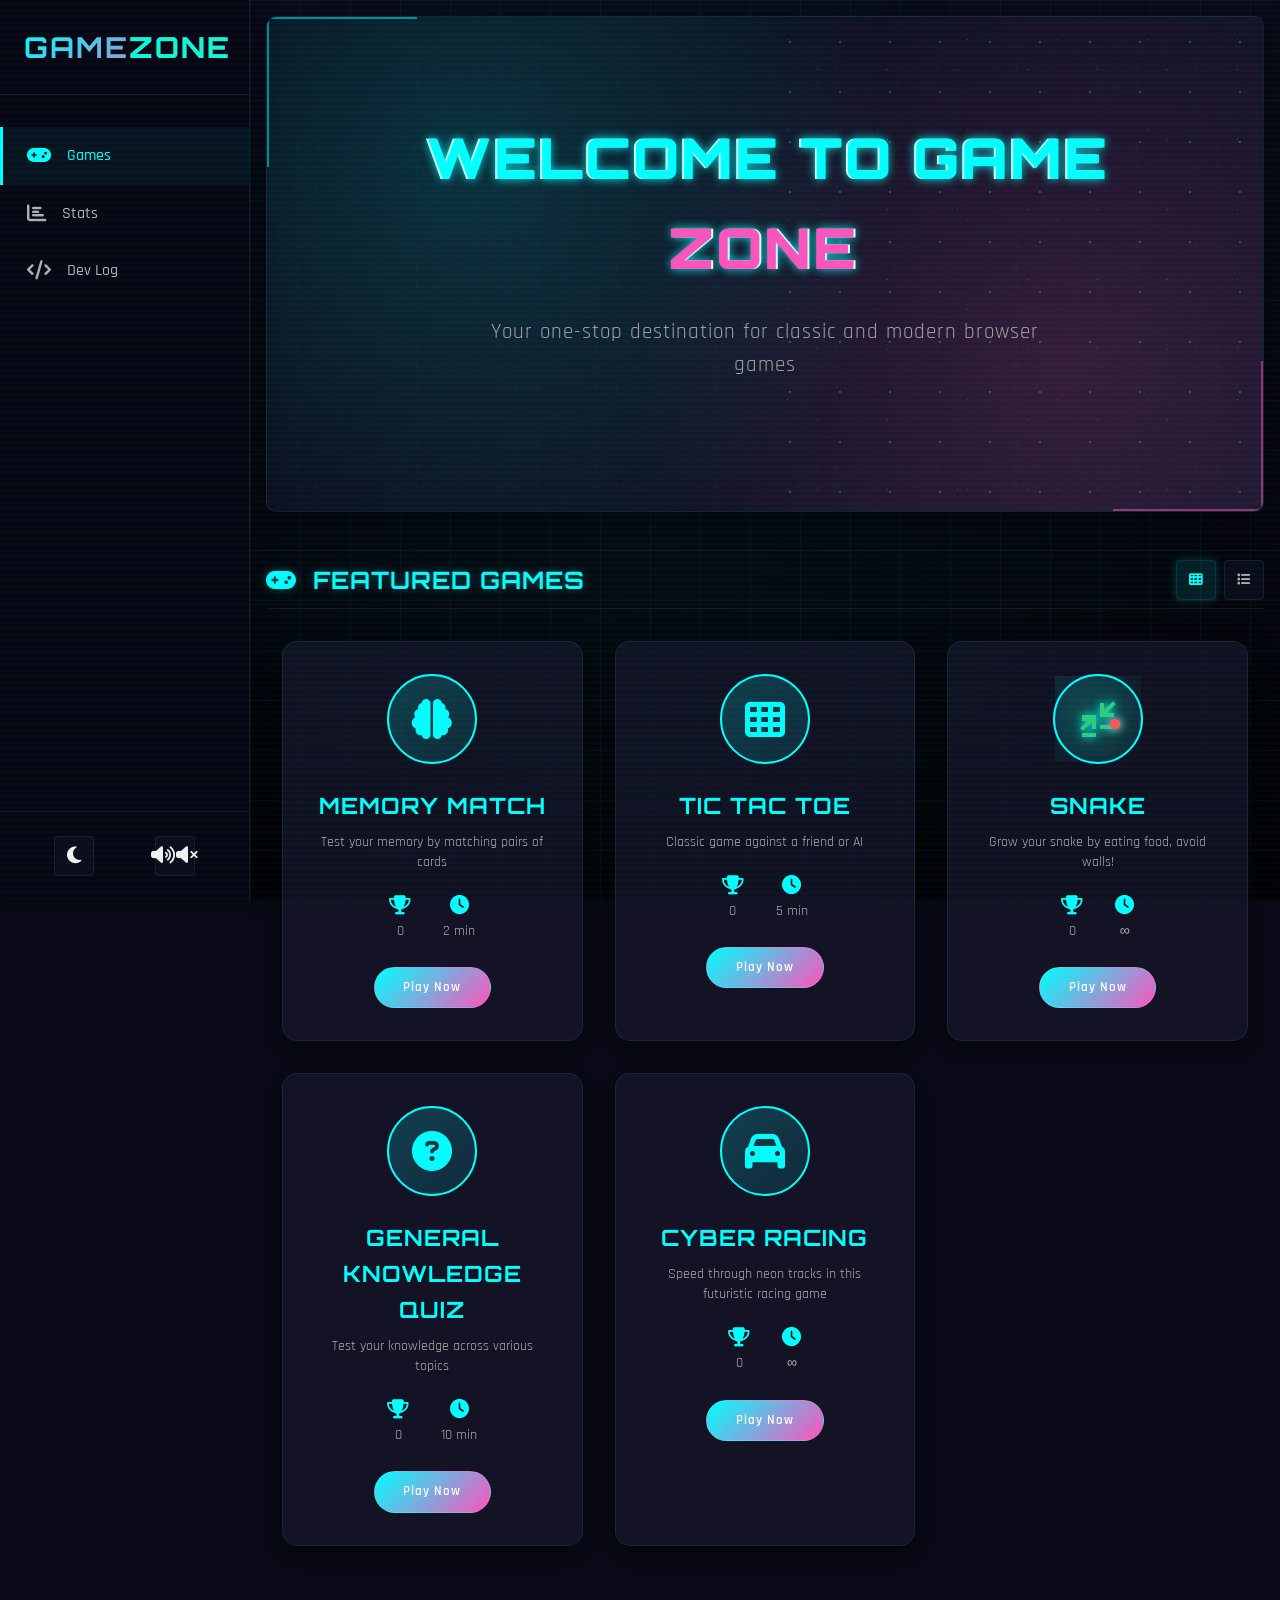
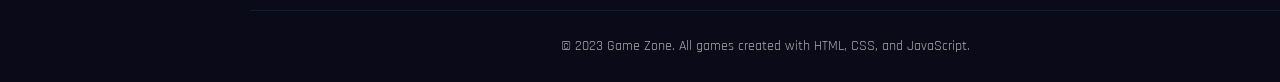
<file: index.html>
<!DOCTYPE html>
<html lang="en">
<head>
    <meta charset="UTF-8">
    <meta name="viewport" content="width=device-width, initial-scale=1.0">
    <title>Cyber Game Zone - Multiple Games in One Place</title>
    <link rel="stylesheet" href="css/style.css">
    <link rel="stylesheet" href="css/navbar.css">
    <link rel="stylesheet" href="css/home.css">
    <link rel="stylesheet" href="https://fonts.googleapis.com/css2?family=Orbitron:wght@400;500;700;900&family=Rajdhani:wght@300;400;500;600;700&display=swap">
    <link rel="stylesheet" href="https://cdnjs.cloudflare.com/ajax/libs/font-awesome/6.4.0/css/all.min.css">
</head>
<body>
    <div class="page-container">
        <!-- Side Navigation -->
        <nav class="sidenav">
            <div class="logo">
                <h1>Game<span>Zone</span></h1>
            </div>
            <div class="nav-links">
                <a href="#" class="nav-item active" data-section="games">
                    <i class="fas fa-gamepad"></i>
                    <span>Games</span>
                </a>
                <a href="#" class="nav-item" data-section="stats">
                    <i class="fas fa-chart-bar"></i>
                    <span>Stats</span>
                </a>
                <a href="#" class="nav-item" data-section="dev">
                    <i class="fas fa-code"></i>
                    <span>Dev Log</span>
                </a>
            </div>
            <div class="nav-footer">
                <div class="theme-toggle">
                    <button id="theme-btn" aria-label="Toggle dark/light mode">
                        <i class="fas fa-sun sun-icon"></i>
                        <i class="fas fa-moon moon-icon"></i>
                    </button>
                </div>
                <div class="sound-toggle">
                    <button id="sound-btn" aria-label="Toggle sound effects">
                        <i class="fas fa-volume-up sound-on"></i>
                        <i class="fas fa-volume-mute sound-off"></i>
                    </button>
                </div>
            </div>
        </nav>

        <!-- Mobile Header -->
        <header class="mobile-header">
            <button class="menu-toggle" aria-label="Toggle menu">
                <i class="fas fa-bars"></i>
            </button>
            <div class="logo">
                <h1>Game<span>Zone</span></h1>
            </div>
            <div class="mobile-controls">
                <button id="mobile-theme-btn" aria-label="Toggle dark/light mode">
                    <i class="fas fa-sun sun-icon"></i>
                    <i class="fas fa-moon moon-icon"></i>
                </button>
                <button id="mobile-sound-btn" aria-label="Toggle sound effects">
                    <i class="fas fa-volume-up sound-on"></i>
                    <i class="fas fa-volume-mute sound-off"></i>
                </button>
            </div>
        </header>

        <!-- Main Content -->
        <main>
            <div class="glitch-lines"></div>
            
            <!-- Hero Section -->
            <section class="hero">
                <div class="hero-content">
                    <h1 class="hero-title glitch-text" data-text="Welcome to Game Zone">Welcome to Game Zone</h1>
                    <p class="hero-subtitle">Your one-stop destination for classic and modern browser games</p>
                </div>
                <div class="hero-particles"></div>
                <div class="cyber-lines top-left"></div>
                <div class="cyber-lines bottom-right"></div>
                <div class="data-stream top"></div>
                <div class="data-stream bottom"></div>
                <div class="circuit-overlay"></div>
            </section>

            <!-- Games Section -->
            <section id="games-section" class="content-section active">
                <div class="section-header">
                    <h2><i class="fas fa-gamepad"></i> Featured Games</h2>
                    <div class="grid-view-toggle">
                        <button class="grid-toggle active" data-view="grid"><i class="fas fa-th"></i></button>
                        <button class="grid-toggle" data-view="list"><i class="fas fa-list"></i></button>
                    </div>
                </div>

                <div class="games-grid">
                    <div class="game-card" data-game="memory">
                        <div class="game-card-inner">
                            <div class="game-icon"><i class="fas fa-brain"></i></div>
                            <h3>Memory Match</h3>
                            <p>Test your memory by matching pairs of cards</p>
                            <div class="game-stats">
                                <div class="stat">
                                    <i class="fas fa-trophy"></i>
                                    <span id="memory-highscore">0</span>
                                </div>
                                <div class="stat">
                                    <i class="fas fa-clock"></i>
                                    <span>2 min</span>
                                </div>
                            </div>
                            <button class="play-btn">Play Now</button>
                        </div>
                    </div>
                    
                    <div class="game-card" data-game="tictactoe">
                        <div class="game-card-inner">
                            <div class="game-icon"><i class="fas fa-th"></i></div>
                            <h3>Tic Tac Toe</h3>
                            <p>Classic game against a friend or AI</p>
                            <div class="game-stats">
                                <div class="stat">
                                    <i class="fas fa-trophy"></i>
                                    <span id="tictactoe-highscore">0</span>
                                </div>
                                <div class="stat">
                                    <i class="fas fa-clock"></i>
                                    <span>5 min</span>
                                </div>
                            </div>
                            <button class="play-btn">Play Now</button>
                        </div>
                    </div>
                    
                    <div class="game-card" data-game="snake">
                        <div class="game-card-inner">
                            <div class="game-icon snake-icon">
                                <svg viewBox="0 0 24 24" width="48" height="48" fill="currentColor">
                                    <path d="M19.5,3.09L15,7.59V4H13V11H20V9H16.41L20.91,4.5L19.5,3.09M4,13H6.58L3.05,16.5L4.46,17.91L9,13.41V17H11V10H4V13M20,15H13V17H20V15M11,19H4V21H11V19Z"/>
                                </svg>
                                <div class="food-icon">
                                    <svg viewBox="0 0 24 24" width="16" height="16" fill="#ff5252">
                                        <circle cx="12" cy="12" r="8"/>
                                    </svg>
                                </div>
                            </div>
                            <h3>Snake</h3>
                            <p>Grow your snake by eating food, avoid walls!</p>
                            <div class="game-stats">
                                <div class="stat">
                                    <i class="fas fa-trophy"></i>
                                    <span id="snake-highscore">0</span>
                                </div>
                                <div class="stat">
                                    <i class="fas fa-clock"></i>
                                    <span>∞</span>
                                </div>
                            </div>
                            <button class="play-btn">Play Now</button>
                        </div>
                    </div>
                    
                    <div class="game-card" data-game="quiz">
                        <div class="game-card-inner">
                            <div class="game-icon"><i class="fas fa-question-circle"></i></div>
                            <h3>General Knowledge Quiz</h3>
                            <p>Test your knowledge across various topics</p>
                            <div class="game-stats">
                                <div class="stat">
                                    <i class="fas fa-trophy"></i>
                                    <span id="quiz-highscore">0</span>
                                </div>
                                <div class="stat">
                                    <i class="fas fa-clock"></i>
                                    <span>10 min</span>
                                </div>
                            </div>
                            <button class="play-btn">Play Now</button>
                        </div>
                    </div>

                    <div class="game-card" data-game="racing">
                        <div class="game-card-inner">
                            <div class="game-icon"><i class="fas fa-car"></i></div>
                            <h3>Cyber Racing</h3>
                            <p>Speed through neon tracks in this futuristic racing game</p>
                            <div class="game-stats">
                                <div class="stat">
                                    <i class="fas fa-trophy"></i>
                                    <span id="racing-highscore">0</span>
                                </div>
                                <div class="stat">
                                    <i class="fas fa-clock"></i>
                                    <span>∞</span>
                                </div>
                            </div>
                            <button class="play-btn">Play Now</button>
                        </div>
                    </div>
                </div>
            </section>

            <!-- Stats Section -->
            <section id="stats-section" class="content-section">
                <div class="section-header">
                    <h2><i class="fas fa-chart-bar"></i> Your Statistics</h2>
                </div>
                <div class="stats-dashboard">
                    <div class="stats-card">
                        <h3>Game Activity</h3>
                        <div class="stats-chart">
                            <div class="placeholder-chart">Statistics Dashboard Coming Soon</div>
                        </div>
                    </div>
                    <div class="stats-card">
                        <h3>High Scores</h3>
                        <ul class="highscore-list">
                            <li><span>Memory Match</span> <span id="stats-memory">0</span></li>
                            <li><span>Tic Tac Toe</span> <span id="stats-tictactoe">0</span></li>
                            <li><span>Snake</span> <span id="stats-snake">0</span></li>
                            <li><span>Quiz</span> <span id="stats-quiz">0</span></li>
                            <li><span>Cyber Racing</span> <span id="stats-racing">0</span></li>
                        </ul>
                    </div>
                </div>
            </section>

            <!-- Dev Log Section -->
            <section id="dev-section" class="content-section">
                <div class="section-header">
                    <h2><i class="fas fa-code"></i> Developer Log</h2>
                </div>
                <div class="dev-logs">
                    <div class="log-entry">
                        <div class="log-date">2023-11-15</div>
                        <div class="log-message">
                            <h3>New UI Released</h3>
                            <p>Launched the new cyberpunk-inspired UI with improved performance and responsive design.</p>
                            <div class="log-tags">
                                <span class="tag">UI</span>
                                <span class="tag">Update</span>
                            </div>
                        </div>
                    </div>
                    <div class="log-entry">
                        <div class="log-date">2023-11-01</div>
                        <div class="log-message">
                            <h3>Snake Game Improvements</h3>
                            <p>Added new features to Snake game including speed controls and special food items.</p>
                            <div class="log-tags">
                                <span class="tag">Game</span>
                                <span class="tag">Feature</span>
                            </div>
                        </div>
                    </div>
                </div>
            </section>
        </main>

        <!-- Game Modal -->
        <div id="game-modal" class="modal">
            <div class="modal-content">
                <div class="modal-header">
                    <h2 id="modal-title">Game Title</h2>
                    <button class="close-modal">&times;</button>
                </div>
                <div id="game-container"></div>
            </div>
        </div>
    </div>

    <!-- Footer -->
    <footer>
        <p>&copy; 2023 Game Zone. All games created with HTML, CSS, and JavaScript.</p>
    </footer>

    <script src="js/theme.js"></script>
    <script src="js/sound.js"></script>
    <script src="js/main.js"></script>
</body>
</html>
</file>
<file: css/style.css>
/* Global Styles */
:root {
    /* Cyberpunk theme (default) */
    --primary-color: #0ff;
    --secondary-color: #fe53bb;
    --accent-color: #09fbd3;
    --text-color: #f0f0f0;
    --text-secondary: #b0b0b0;
    --background-color: #0a0a18;
    --card-bg-color: rgba(23, 23, 43, 0.7);
    --card-border: 1px solid rgba(15, 255, 255, 0.1);
    --card-shadow: 0 8px 24px rgba(0, 0, 0, 0.5);
    --card-glow: 0 0 15px rgba(15, 255, 255, 0.1);
    --nav-bg-color: #070714;
    --transition-speed: 0.3s;
    --glass-bg: rgba(15, 15, 30, 0.7);
    --glass-border: 1px solid rgba(15, 255, 255, 0.1);
    --grid-color: rgba(15, 255, 255, 0.05);
    --glow-effect: 0 0 10px rgba(15, 255, 255, 0.5), 0 0 20px rgba(15, 255, 255, 0.2);
}

[data-theme="light"] {
    --primary-color: #0095ff;
    --secondary-color: #ff007a;
    --accent-color: #00c894;
    --text-color: #202030;
    --text-secondary: #404050;
    --background-color: #e8e9f0;
    --card-bg-color: rgba(255, 255, 255, 0.7);
    --card-border: 1px solid rgba(0, 149, 255, 0.1);
    --card-shadow: 0 8px 24px rgba(0, 0, 0, 0.1);
    --card-glow: 0 0 15px rgba(0, 149, 255, 0.1);
    --nav-bg-color: #d0d1e0;
    --glass-bg: rgba(255, 255, 255, 0.7);
    --glass-border: 1px solid rgba(0, 149, 255, 0.1);
    --grid-color: rgba(0, 149, 255, 0.05);
    --glow-effect: 0 0 10px rgba(0, 149, 255, 0.3), 0 0 20px rgba(0, 149, 255, 0.1);
}

* {
    margin: 0;
    padding: 0;
    box-sizing: border-box;
}

body {
    font-family: 'Rajdhani', sans-serif;
    background-color: var(--background-color);
    color: var(--text-color);
    line-height: 1.6;
    transition: background-color var(--transition-speed), color var(--transition-speed);
    min-height: 100vh;
    position: relative;
    overflow-x: hidden;
    background-image: 
        radial-gradient(circle at 50% 50%, rgba(15, 255, 255, 0.03) 0%, transparent 80%),
        linear-gradient(to bottom, transparent 0%, rgba(0, 0, 0, 0.8) 100%);
    background-size: 100% 100%, 100% 100%;
    background-attachment: fixed;
}

/* Grid background effect */
body::before {
    content: '';
    position: fixed;
    top: 0;
    left: 0;
    width: 100%;
    height: 100%;
    pointer-events: none;
    background-image: 
        linear-gradient(to right, var(--grid-color) 1px, transparent 1px),
        linear-gradient(to bottom, var(--grid-color) 1px, transparent 1px);
    background-size: 50px 50px;
    z-index: -1;
}

.page-container {
    display: flex;
    min-height: 100vh;
}

main {
    flex: 1;
    padding: 1rem;
    margin-left: 250px;
    width: calc(100% - 250px);
    position: relative;
    overflow-x: hidden;
}

h1, h2, h3, h4, h5, h6 {
    font-family: 'Orbitron', sans-serif;
    text-transform: uppercase;
    letter-spacing: 1px;
}

a {
    text-decoration: none;
    color: var(--primary-color);
    transition: color 0.2s ease, text-shadow 0.2s ease;
}

a:hover {
    color: var(--secondary-color);
    text-shadow: 0 0 8px rgba(254, 83, 187, 0.6);
}

button {
    cursor: pointer;
    border: none;
    outline: none;
    font-family: 'Rajdhani', sans-serif;
    font-weight: 600;
    letter-spacing: 1px;
    background: transparent;
    color: var(--text-color);
    transition: all 0.3s ease;
}

/* Glitch effect lines */
.glitch-lines {
    position: fixed;
    top: 0;
    left: 0;
    width: 100%;
    height: 100%;
    pointer-events: none;
    z-index: 100;
    opacity: 0.1;
    background: repeating-linear-gradient(
        to bottom,
        transparent 0px,
        transparent 3px,
        rgba(15, 255, 255, 0.2) 3px,
        rgba(15, 255, 255, 0.2) 6px
    );
    animation: glitch-animation 10s infinite linear alternate;
    display: none;
}

[data-theme="dark"] .glitch-lines {
    display: block;
}

@keyframes glitch-animation {
    0%, 100% { opacity: 0; }
    92%, 96% { opacity: 0.1; transform: translate3d(0, 0, 0); }
    93% { opacity: 0.1; transform: translate3d(3px, 0, 0); }
    94% { opacity: 0.1; transform: translate3d(-3px, 0, 0); }
    95% { opacity: 0.1; transform: translate3d(0, 0, 0); }
}

/* Section styling */
.content-section {
    display: none;
    margin-bottom: 3rem;
}

.content-section.active {
    display: block;
    animation: fadeIn 0.5s ease-in-out;
}

@keyframes fadeIn {
    from { opacity: 0; transform: translateY(10px); }
    to { opacity: 1; transform: translateY(0); }
}

.section-header {
    display: flex;
    justify-content: space-between;
    align-items: center;
    margin-bottom: 2rem;
    padding-bottom: 0.5rem;
    border-bottom: 1px solid rgba(15, 255, 255, 0.1);
}

.section-header h2 {
    font-size: 1.5rem;
    color: var(--primary-color);
    text-shadow: 0 0 10px rgba(15, 255, 255, 0.3);
}

.section-header h2 i {
    margin-right: 0.5rem;
}

/* Grid view toggle */
.grid-view-toggle {
    display: flex;
}

.grid-toggle {
    width: 40px;
    height: 40px;
    display: flex;
    align-items: center;
    justify-content: center;
    background-color: var(--glass-bg);
    border: var(--glass-border);
    border-radius: 4px;
    color: var(--text-secondary);
    margin-left: 0.5rem;
}

.grid-toggle.active {
    background-color: rgba(15, 255, 255, 0.1);
    color: var(--primary-color);
    box-shadow: 0 0 10px rgba(15, 255, 255, 0.2);
}

/* Modal styles */
.modal {
    display: none;
    position: fixed;
    z-index: 200;
    left: 0;
    top: 0;
    width: 100%;
    height: 100%;
    background-color: rgba(0, 0, 0, 0.8);
    backdrop-filter: blur(5px);
}

.modal-content {
    position: relative;
    background-color: var(--card-bg-color);
    margin: 2rem auto;
    width: 90%;
    max-width: 900px;
    border-radius: 10px;
    box-shadow: var(--card-shadow);
    animation: modalFadeIn 0.4s;
    border: var(--card-border);
    overflow: hidden;
}

.modal-header {
    padding: 1rem;
    background-color: rgba(15, 255, 255, 0.05);
    border-bottom: var(--card-border);
    display: flex;
    justify-content: space-between;
    align-items: center;
}

.modal-header h2 {
    color: var(--primary-color);
    text-shadow: 0 0 10px rgba(15, 255, 255, 0.3);
    font-size: 1.5rem;
}

@keyframes modalFadeIn {
    from {opacity: 0; transform: translateY(-30px) scale(0.95);}
    to {opacity: 1; transform: translateY(0) scale(1);}
}

.close-modal {
    font-size: 24px;
    cursor: pointer;
    color: var(--text-color);
    background: transparent;
    border: none;
    height: 40px;
    width: 40px;
    display: flex;
    align-items: center;
    justify-content: center;
    border-radius: 50%;
    transition: all 0.3s ease;
}

.close-modal:hover {
    color: var(--secondary-color);
    background-color: rgba(254, 83, 187, 0.1);
    transform: rotate(90deg);
}

#game-container {
    width: 100%;
    min-height: 400px;
    padding: 1rem;
}

/* Stats dashboard styles */
.stats-dashboard {
    display: grid;
    grid-template-columns: repeat(auto-fit, minmax(300px, 1fr));
    gap: 1.5rem;
}

.stats-card {
    background-color: var(--card-bg-color);
    border: var(--card-border);
    border-radius: 10px;
    padding: 1.5rem;
    box-shadow: var(--card-shadow);
}

.stats-card h3 {
    font-size: 1.3rem;
    margin-bottom: 1rem;
    color: var(--primary-color);
    text-shadow: 0 0 10px rgba(15, 255, 255, 0.3);
}

.placeholder-chart {
    height: 200px;
    display: flex;
    align-items: center;
    justify-content: center;
    background-color: rgba(15, 255, 255, 0.05);
    border-radius: 8px;
    color: var(--text-secondary);
}

.highscore-list {
    list-style: none;
}

.highscore-list li {
    display: flex;
    justify-content: space-between;
    padding: 0.8rem 0;
    border-bottom: 1px solid rgba(15, 255, 255, 0.1);
}

.highscore-list li:last-child {
    border-bottom: none;
}

/* Dev logs styles */
.dev-logs {
    display: flex;
    flex-direction: column;
    gap: 1.5rem;
}

.log-entry {
    display: flex;
    background-color: var(--card-bg-color);
    border: var(--card-border);
    border-radius: 10px;
    overflow: hidden;
}

.log-date {
    background-color: rgba(15, 255, 255, 0.05);
    padding: 1.5rem;
    min-width: 120px;
    font-family: 'Orbitron', sans-serif;
    color: var(--primary-color);
    font-size: 0.9rem;
    text-align: center;
    display: flex;
    flex-direction: column;
    justify-content: center;
}

.log-message {
    padding: 1.5rem;
    flex: 1;
}

.log-message h3 {
    margin-bottom: 0.5rem;
    color: var(--text-color);
}

.log-tags {
    display: flex;
    gap: 0.5rem;
    margin-top: 1rem;
}

.tag {
    background-color: rgba(15, 255, 255, 0.1);
    padding: 0.3rem 0.8rem;
    border-radius: 50px;
    font-size: 0.8rem;
    color: var(--primary-color);
    text-transform: uppercase;
    letter-spacing: 1px;
}

/* Utility Classes */
.hidden {
    display: none !important;
}

/* Footer */
footer {
    text-align: center;
    padding: 1.5rem;
    color: var(--text-secondary);
    font-size: 0.9rem;
    border-top: 1px solid rgba(15, 255, 255, 0.1);
    margin-left: 250px;
}

/* Responsive Design */
@media (max-width: 992px) {
    main {
        margin-left: 0;
        width: 100%;
    }
    
    footer {
        margin-left: 0;
    }
    
    .sidenav {
        transform: translateX(-100%);
    }
    
    .mobile-header {
        display: flex;
    }
}

@media (max-width: 768px) {
    .modal-content {
        width: 95%;
        margin: 1rem auto;
    }
    
    .stats-dashboard {
        grid-template-columns: 1fr;
    }
    
    .log-entry {
        flex-direction: column;
    }
    
    .log-date {
        padding: 0.8rem;
        min-width: auto;
    }
}

@media (max-width: 576px) {
    .section-header {
        flex-direction: column;
        align-items: flex-start;
        gap: 1rem;
    }
    
    .grid-view-toggle {
        width: 100%;
        justify-content: flex-end;
    }
}

/* Smooth transition for theme changes */
.theme-transition {
    transition: 
        background-color 0.5s ease, 
        color 0.5s ease,
        border-color 0.5s ease,
        box-shadow 0.5s ease;
}

/* Loading Animation */
.loading {
    display: flex;
    align-items: center;
    justify-content: center;
    min-height: 200px;
}

.loading::after {
    content: "";
    width: 50px;
    height: 50px;
    border: 3px solid rgba(15, 255, 255, 0.3);
    border-radius: 50%;
    border-top-color: var(--primary-color);
    animation: loading-spin 1s linear infinite;
}

@keyframes loading-spin {
    to { transform: rotate(360deg); }
}

/* Keyboard navigation styles */
a:focus, button:focus {
    outline: 2px solid var(--primary-color);
    outline-offset: 3px;
    box-shadow: 0 0 0 5px rgba(15, 255, 255, 0.1);
}
</file>
<file: css/navbar.css>
/* Navbar styles */
.navbar {
    display: flex;
    justify-content: space-between;
    align-items: center;
    padding: 1rem 5%;
    background-color: var(--card-bg-color);
    box-shadow: 0 2px 10px rgba(0, 0, 0, 0.1);
    position: sticky;
    top: 0;
    z-index: 50;
    transition: background-color var(--transition-speed);
}

.logo h1 {
    font-size: 1.8rem;
    font-weight: 700;
    color: var(--primary-color);
    background: linear-gradient(135deg, var(--primary-color), var(--secondary-color));
    -webkit-background-clip: text;
    -webkit-text-fill-color: transparent;
    background-clip: text;
}

/* Theme Toggle Button */
#theme-btn, #sound-btn {
    background: transparent;
    border-radius: 50%;
    width: 40px;
    height: 40px;
    display: flex;
    align-items: center;
    justify-content: center;
    border: 2px solid var(--primary-color);
    transition: all 0.3s ease;
}

#theme-btn:hover, #sound-btn:hover {
    transform: scale(1.1);
    box-shadow: 0 0 10px rgba(74, 107, 255, 0.5);
}

.sun-icon, .sound-on {
    display: block;
}

.moon-icon, .sound-off {
    display: none;
}

[data-theme="dark"] .sun-icon {
    display: none;
}

[data-theme="dark"] .moon-icon {
    display: block;
}

[data-sound="off"] .sound-on {
    display: none;
}

[data-sound="off"] .sound-off {
    display: block;
}

/* Responsive navbar */
@media (max-width: 768px) {
    .navbar {
        padding: 1rem 3%;
    }
    
    .logo h1 {
        font-size: 1.5rem;
    }
    
    #theme-btn, #sound-btn {
        width: 35px;
        height: 35px;
    }
}

/* Sidebar Navigation */
.sidenav {
    position: fixed;
    width: 250px;
    height: 100vh;
    background-color: var(--nav-bg-color);
    display: flex;
    flex-direction: column;
    z-index: 100;
    border-right: var(--card-border);
    box-shadow: 5px 0 20px rgba(0, 0, 0, 0.3);
    transition: transform 0.3s ease;
}

.sidenav .logo {
    padding: 1.5rem;
    border-bottom: var(--card-border);
    text-align: center;
}

.sidenav .logo h1 {
    font-size: 1.8rem;
    font-weight: 700;
    background: linear-gradient(135deg, var(--primary-color), var(--secondary-color));
    -webkit-background-clip: text;
    -webkit-text-fill-color: transparent;
    background-clip: text;
    text-transform: uppercase;
    letter-spacing: 2px;
    position: relative;
}

.sidenav .logo h1 span {
    color: var(--accent-color);
    -webkit-text-fill-color: var(--accent-color);
}

.nav-links {
    display: flex;
    flex-direction: column;
    padding: 2rem 0;
    flex-grow: 1;
}

.nav-item {
    display: flex;
    align-items: center;
    padding: 1rem 1.5rem;
    color: var(--text-secondary);
    font-weight: 500;
    transition: all 0.2s ease;
    position: relative;
    border-left: 3px solid transparent;
}

.nav-item:hover {
    background-color: rgba(15, 255, 255, 0.05);
    color: var(--primary-color);
    text-shadow: none;
}

.nav-item.active {
    color: var(--primary-color);
    border-left: 3px solid var(--primary-color);
    background-color: rgba(15, 255, 255, 0.05);
}

.nav-item i {
    margin-right: 1rem;
    font-size: 1.2rem;
}

.nav-footer {
    display: flex;
    justify-content: space-around;
    padding: 1.5rem;
    border-top: var(--card-border);
}

/* Mobile Header */
.mobile-header {
    display: none;
    position: sticky;
    top: 0;
    z-index: 90;
    background-color: var(--nav-bg-color);
    border-bottom: var(--card-border);
    padding: 1rem;
    justify-content: space-between;
    align-items: center;
}

.mobile-header .logo h1 {
    font-size: 1.5rem;
    font-weight: 700;
    background: linear-gradient(135deg, var(--primary-color), var(--secondary-color));
    -webkit-background-clip: text;
    -webkit-text-fill-color: transparent;
    background-clip: text;
    text-transform: uppercase;
    letter-spacing: 2px;
}

.mobile-header .logo h1 span {
    color: var(--accent-color);
    -webkit-text-fill-color: var(--accent-color);
}

.menu-toggle {
    background: transparent;
    border: var(--glass-border);
    color: var(--text-color);
    width: 40px;
    height: 40px;
    display: flex;
    align-items: center;
    justify-content: center;
    font-size: 1.2rem;
    border-radius: 4px;
    background-color: var(--glass-bg);
}

.mobile-controls {
    display: flex;
    gap: 0.5rem;
}

/* Theme Toggle Button */
#theme-btn, #sound-btn, #mobile-theme-btn, #mobile-sound-btn {
    background-color: var(--glass-bg);
    border: var(--glass-border);
    border-radius: 4px;
    width: 40px;
    height: 40px;
    display: flex;
    align-items: center;
    justify-content: center;
    font-size: 1.2rem;
    color: var(--text-color);
    transition: all 0.3s ease;
}

#theme-btn:hover, #sound-btn:hover, #mobile-theme-btn:hover, #mobile-sound-btn:hover {
    transform: scale(1.05);
    box-shadow: 0 0 10px rgba(15, 255, 255, 0.3);
    color: var(--primary-color);
}

.sun-icon, .sound-on {
    display: block;
}

.moon-icon, .sound-off {
    display: none;
}

[data-theme="light"] .sun-icon {
    display: none;
}

[data-theme="light"] .moon-icon {
    display: block;
}

[data-sound="off"] .sound-on {
    display: none;
}

[data-sound="off"] .sound-off {
    display: block;
}

/* Mobile navigation */
@media (max-width: 992px) {
    .sidenav {
        position: fixed;
        left: 0;
        top: 0;
        transform: translateX(-100%);
        transition: transform 0.3s ease;
        box-shadow: 5px 0 20px rgba(0, 0, 0, 0.3);
    }

    .sidenav.active {
        transform: translateX(0);
    }

    .mobile-header {
        display: flex;
    }
}

/* Responsive navbar */
@media (max-width: 768px) {
    .sidenav {
        width: 250px; /* Keep the same width on mobile */
    }
    
    .mobile-header .logo h1 {
        font-size: 1.3rem;
    }
}

/* Sidenav Overlay */
.sidenav-overlay {
    position: fixed;
    top: 0;
    left: 0;
    width: 100%;
    height: 100%;
    background-color: rgba(0, 0, 0, 0.5);
    z-index: 95;
    display: none;
}

.sidenav-overlay.active {
    display: block;
}
</file>
<file: css/home.css>
/* Hero Section */
.hero {
    position: relative;
    color: white;
    text-align: center;
    padding: 6rem 2rem;
    margin-bottom: 3rem;
    overflow: hidden;
    background: linear-gradient(135deg, rgba(10, 10, 24, 0.9), rgba(23, 23, 43, 0.9));
    border-radius: 10px;
    border: var(--card-border);
    box-shadow: var(--card-shadow);
    animation: backgroundPulse 8s ease-in-out infinite;
}

@keyframes backgroundPulse {
    0% {
        background: linear-gradient(135deg, rgba(10, 10, 24, 0.9), rgba(23, 23, 43, 0.9));
        box-shadow: var(--card-shadow);
    }
    25% {
        background: linear-gradient(135deg, rgba(13, 13, 28, 0.9), rgba(25, 25, 45, 0.9));
        box-shadow: 0 0 20px rgba(15, 255, 255, 0.15), 0 0 40px rgba(15, 255, 255, 0.05);
    }
    50% {
        background: linear-gradient(135deg, rgba(15, 15, 30, 0.9), rgba(28, 28, 50, 0.9));
        box-shadow: 0 0 30px rgba(15, 255, 255, 0.25), 0 0 60px rgba(15, 255, 255, 0.15);
    }
    75% {
        background: linear-gradient(135deg, rgba(13, 13, 28, 0.9), rgba(25, 25, 45, 0.9));
        box-shadow: 0 0 20px rgba(15, 255, 255, 0.15), 0 0 40px rgba(15, 255, 255, 0.05);
    }
    100% {
        background: linear-gradient(135deg, rgba(10, 10, 24, 0.9), rgba(23, 23, 43, 0.9));
        box-shadow: var(--card-shadow);
    }
}

.hero::before {
    content: '';
    position: absolute;
    width: 100%;
    height: 100%;
    top: 0;
    left: 0;
    background-image: 
        radial-gradient(circle at 20% 30%, rgba(15, 255, 255, 0.15) 0%, transparent 50%),
        radial-gradient(circle at 80% 70%, rgba(254, 83, 187, 0.15) 0%, transparent 50%);
    z-index: 1;
    animation: glowShift 15s ease-in-out infinite alternate;
}

@keyframes glowShift {
    0% {
        opacity: 0.7;
        background-image: 
            radial-gradient(circle at 20% 30%, rgba(15, 255, 255, 0.15) 0%, transparent 50%),
            radial-gradient(circle at 80% 70%, rgba(254, 83, 187, 0.15) 0%, transparent 50%);
    }
    20% {
        opacity: 0.75;
        background-image: 
            radial-gradient(circle at 40% 20%, rgba(15, 255, 255, 0.18) 0%, transparent 55%),
            radial-gradient(circle at 60% 80%, rgba(254, 83, 187, 0.18) 0%, transparent 55%);
    }
    40% {
        opacity: 0.8;
        background-image: 
            radial-gradient(circle at 70% 20%, rgba(15, 255, 255, 0.2) 0%, transparent 60%),
            radial-gradient(circle at 30% 80%, rgba(254, 83, 187, 0.2) 0%, transparent 60%);
    }
    60% {
        opacity: 0.85;
        background-image: 
            radial-gradient(circle at 50% 40%, rgba(15, 255, 255, 0.25) 0%, transparent 65%),
            radial-gradient(circle at 50% 60%, rgba(254, 83, 187, 0.25) 0%, transparent 65%);
    }
    80% {
        opacity: 0.9;
        background-image: 
            radial-gradient(circle at 30% 60%, rgba(15, 255, 255, 0.2) 0%, transparent 60%),
            radial-gradient(circle at 70% 40%, rgba(254, 83, 187, 0.2) 0%, transparent 60%);
    }
    100% {
        opacity: 0.8;
        background-image: 
            radial-gradient(circle at 40% 50%, rgba(15, 255, 255, 0.18) 0%, transparent 55%),
            radial-gradient(circle at 60% 50%, rgba(254, 83, 187, 0.18) 0%, transparent 55%);
    }
}

.hero::after {
    content: '';
    position: absolute;
    width: 200%;
    height: 200%;
    top: -50%;
    left: -50%;
    background: 
        url('data:image/svg+xml;utf8,<svg width="30" height="30" viewBox="0 0 30 30" xmlns="http://www.w3.org/2000/svg"><rect x="14.5" y="0" width="1" height="30" fill="rgba(15,255,255,0.03)"/><rect x="0" y="14.5" width="30" height="1" fill="rgba(15,255,255,0.03)"/></svg>'),
        url('data:image/svg+xml;utf8,<svg width="60" height="60" viewBox="0 0 60 60" xmlns="http://www.w3.org/2000/svg"><circle cx="30" cy="30" r="29.5" stroke="rgba(254,83,187,0.01)" fill="none"/></svg>');
    animation: gridMove 60s cubic-bezier(0.215, 0.610, 0.355, 1.000) infinite;
    z-index: 1;
    opacity: 0.7;
}

@keyframes gridMove {
    0% {
        transform: translateX(0) translateY(0) rotate(0deg);
        opacity: 0.6;
    }
    20% {
        opacity: 0.7;
        transform: translateX(2%) translateY(2%) rotate(1deg);
    }
    40% {
        opacity: 0.8;
        transform: translateX(4%) translateY(4%) rotate(2deg);
    }
    60% {
        opacity: 0.9;
        transform: translateX(6%) translateY(6%) rotate(3deg);
    }
    80% {
        opacity: 0.8;
        transform: translateX(8%) translateY(8%) rotate(4deg);
    }
    100% {
        transform: translateX(10%) translateY(10%) rotate(5deg);
        opacity: 0.6;
    }
}

.hero-content {
    position: relative;
    z-index: 3;
    max-width: 800px;
    margin: 0 auto;
}

.hero-title {
    font-size: 3.5rem;
    margin-bottom: 1.5rem;
    text-shadow: 0 0 10px rgba(15, 255, 255, 0.5);
    font-weight: 900;
    letter-spacing: 2px;
    position: relative;
    display: inline-block;
    animation: titleGlow 5s ease-in-out infinite alternate;
}

@keyframes titleGlow {
    0% {
        text-shadow: 0 0 10px rgba(15, 255, 255, 0.5);
        transform: scale(1);
    }
    25% {
        text-shadow: 0 0 15px rgba(15, 255, 255, 0.6), 0 0 25px rgba(15, 255, 255, 0.3);
    }
    50% {
        text-shadow: 0 0 20px rgba(15, 255, 255, 0.8), 0 0 30px rgba(15, 255, 255, 0.4), 0 0 40px rgba(15, 255, 255, 0.2);
        transform: scale(1.02);
    }
    75% {
        text-shadow: 0 0 15px rgba(15, 255, 255, 0.6), 0 0 25px rgba(15, 255, 255, 0.3);
    }
    100% {
        text-shadow: 0 0 10px rgba(15, 255, 255, 0.5);
        transform: scale(1);
    }
}

.glitch-text {
    position: relative;
    color: #fff;
}

.glitch-text::before, .glitch-text::after {
    content: attr(data-text);
    position: absolute;
    top: 0;
    left: 0;
    width: 100%;
    height: 100%;
}

.glitch-text::before {
    left: 2px;
    color: var(--primary-color);
    clip-path: polygon(0 0, 100% 0, 100% 45%, 0 45%);
    animation: glitch-effect-top 5s infinite linear alternate-reverse;
}

.glitch-text::after {
    left: -2px;
    color: var(--secondary-color);
    clip-path: polygon(0 55%, 100% 55%, 100% 100%, 0 100%);
    animation: glitch-effect-bottom 7s infinite linear alternate-reverse;
}

@keyframes glitch-effect-top {
    0%, 91%, 94%, 97%, 100% {
        transform: translate(0);
        opacity: 1;
    }
    90%, 93%, 96%, 99% {
        transform: translate(-5px, 0);
        opacity: 0.9;
    }
    89.5%, 92.5%, 95.5%, 98.5% {
        transform: translate(5px, 0);
        opacity: 0.9;
    }
    89%, 92%, 95%, 98% {
        transform: translate(0, 1px);
        opacity: 0.9;
    }
}

@keyframes glitch-effect-bottom {
    0%, 91%, 94%, 97%, 100% {
        transform: translate(0);
        opacity: 1;
    }
    90%, 93%, 96%, 99% {
        transform: translate(3px, 0);
        opacity: 0.9;
    }
    89.5%, 92.5%, 95.5%, 98.5% {
        transform: translate(-3px, 0);
        opacity: 0.9;
    }
    89%, 92%, 95%, 98% {
        transform: translate(0, -1px);
        opacity: 0.9;
    }
}

.hero-subtitle {
    font-size: 1.3rem;
    max-width: 600px;
    margin: 0 auto 2rem;
    color: var(--text-secondary);
    letter-spacing: 1px;
    animation: fadeInUp 1s ease-out 0.3s forwards, subtitlePulse 8s ease-in-out infinite;
    animation-fill-mode: both;
}

@keyframes subtitlePulse {
    0% {
        opacity: 0.9;
        transform: translateY(0);
        text-shadow: 0 0 0 rgba(255, 255, 255, 0);
    }
    25% {
        opacity: 0.95;
        transform: translateY(-1px);
        text-shadow: 0 0 2px rgba(255, 255, 255, 0.1);
    }
    50% {
        opacity: 1;
        transform: translateY(-3px);
        text-shadow: 0 0 4px rgba(255, 255, 255, 0.2);
    }
    75% {
        opacity: 0.95;
        transform: translateY(-1px);
        text-shadow: 0 0 2px rgba(255, 255, 255, 0.1);
    }
    100% {
        opacity: 0.9;
        transform: translateY(0);
        text-shadow: 0 0 0 rgba(255, 255, 255, 0);
    }
}

@keyframes fadeInUp {
    from {
        opacity: 0;
        transform: translateY(20px);
    }
    to {
        opacity: 0.9;
        transform: translateY(0);
    }
}

/* Hero particles animation */
.hero-particles {
    position: absolute;
    top: 0;
    left: 0;
    width: 100%;
    height: 100%;
    overflow: hidden;
    z-index: 2;
}

.hero-particles::before {
    content: "";
    position: absolute;
    width: 100%;
    height: 100%;
    background-image: 
        radial-gradient(circle at 50% 50%, var(--primary-color) 1px, transparent 1px),
        radial-gradient(circle at 25% 25%, var(--secondary-color) 0.5px, transparent 0.5px),
        radial-gradient(circle at 75% 75%, var(--primary-color) 0.5px, transparent 0.5px);
    background-size: 50px 50px, 90px 90px, 70px 70px;
    animation: particles 20s linear infinite;
    opacity: 0.3;
}

.hero-particles::after {
    content: "";
    position: absolute;
    width: 100%;
    height: 100%;
    top: 0;
    left: 0;
    background: 
        linear-gradient(90deg, transparent 98%, rgba(15, 255, 255, 0.08) 98%, rgba(15, 255, 255, 0.08) 100%),
        linear-gradient(0deg, transparent 98%, rgba(254, 83, 187, 0.08) 98%, rgba(254, 83, 187, 0.08) 100%);
    background-size: 30px 30px;
    animation: scanLines 10s linear infinite;
    opacity: 0.15;
    z-index: 3;
}

@keyframes scanLines {
    0% {
        background-position: 0 0;
        opacity: 0.1;
    }
    25% {
        background-position: 0 7.5px;
        opacity: 0.15;
    }
    50% {
        background-position: 0 15px;
        opacity: 0.2;
    }
    75% {
        background-position: 0 22.5px;
        opacity: 0.15;
    }
    100% {
        background-position: 0 30px;
        opacity: 0.1;
    }
}

@keyframes particles {
    0% {
        transform: translateY(0);
        opacity: 0.2;
    }
    25% {
        opacity: 0.3;
    }
    50% {
        opacity: 0.4;
        transform: translateY(-25%);
    }
    75% {
        opacity: 0.3;
    }
    100% {
        transform: translateY(-50%);
        opacity: 0.2;
    }
}

/* Cyber decorative lines */
.cyber-lines {
    position: absolute;
    width: 150px;
    height: 150px;
    z-index: 2;
    opacity: 0.5;
}

.cyber-lines.top-left {
    top: 0;
    left: 0;
    border-top: 2px solid var(--primary-color);
    border-left: 2px solid var(--primary-color);
    animation: cyberlinesTopLeft 8s ease-in-out infinite;
}

.cyber-lines.bottom-right {
    bottom: 0;
    right: 0;
    border-bottom: 2px solid var(--secondary-color);
    border-right: 2px solid var(--secondary-color);
    animation: cyberlinesBottomRight 8s ease-in-out infinite alternate;
}

@keyframes cyberlinesTopLeft {
    0% {
        width: 150px;
        height: 150px;
        opacity: 0.3;
        box-shadow: 0 0 15px rgba(15, 255, 255, 0.3);
        transform: translate(0, 0);
    }
    25% {
        width: 160px;
        height: 160px;
        opacity: 0.4;
        box-shadow: 0 0 20px rgba(15, 255, 255, 0.4);
        transform: translate(2px, 2px);
    }
    50% {
        width: 180px;
        height: 180px;
        opacity: 0.5;
        box-shadow: 0 0 25px rgba(15, 255, 255, 0.5);
        transform: translate(5px, 5px);
    }
    75% {
        width: 160px;
        height: 160px;
        opacity: 0.4;
        box-shadow: 0 0 20px rgba(15, 255, 255, 0.4);
        transform: translate(2px, 2px);
    }
    100% {
        width: 150px;
        height: 150px;
        opacity: 0.3;
        box-shadow: 0 0 15px rgba(15, 255, 255, 0.3);
        transform: translate(0, 0);
    }
}

@keyframes cyberlinesBottomRight {
    0% {
        width: 100px;
        height: 100px;
        opacity: 0.3;
        box-shadow: 0 0 15px rgba(254, 83, 187, 0.3);
        transform: translate(0, 0);
    }
    25% {
        width: 120px;
        height: 120px;
        opacity: 0.35;
        box-shadow: 0 0 18px rgba(254, 83, 187, 0.35);
        transform: translate(-2px, -2px);
    }
    50% {
        width: 160px;
        height: 160px;
        opacity: 0.5;
        box-shadow: 0 0 25px rgba(254, 83, 187, 0.5);
        transform: translate(-5px, -5px);
    }
    75% {
        width: 140px;
        height: 140px;
        opacity: 0.45;
        box-shadow: 0 0 22px rgba(254, 83, 187, 0.45);
        transform: translate(-3px, -3px);
    }
    100% {
        width: 130px;
        height: 130px;
        opacity: 0.4;
        box-shadow: 0 0 20px rgba(254, 83, 187, 0.4);
        transform: translate(-2px, -2px);
    }
}

/* Digital noise overlay */
.hero::before {
    content: '';
    position: absolute;
    width: 100%;
    height: 100%;
    top: 0;
    left: 0;
    background-image: 
        radial-gradient(circle at 20% 30%, rgba(15, 255, 255, 0.15) 0%, transparent 50%),
        radial-gradient(circle at 80% 70%, rgba(254, 83, 187, 0.15) 0%, transparent 50%);
    z-index: 1;
    animation: glowShift 15s ease-in-out infinite alternate;
}

/* Data stream animations */
.data-stream {
    position: absolute;
    height: 2px;
    background: linear-gradient(to right, 
        transparent 0%, 
        rgba(15, 255, 255, 0.1) 15%, 
        rgba(15, 255, 255, 0.3) 30%, 
        rgba(15, 255, 255, 0.5) 50%, 
        rgba(15, 255, 255, 0.3) 70%, 
        rgba(15, 255, 255, 0.1) 85%, 
        transparent 100%
    );
    z-index: 2;
    opacity: 0;
}

.data-stream.top {
    top: 15%;
    left: -100%;
    width: 60%;
    animation: dataStreamTop 10s linear infinite;
}

.data-stream.bottom {
    bottom: 20%;
    right: -100%;
    width: 70%;
    background: linear-gradient(to right, 
        transparent 0%, 
        rgba(254, 83, 187, 0.1) 15%, 
        rgba(254, 83, 187, 0.3) 30%, 
        rgba(254, 83, 187, 0.5) 50%, 
        rgba(254, 83, 187, 0.3) 70%, 
        rgba(254, 83, 187, 0.1) 85%, 
        transparent 100%
    );
    animation: dataStreamBottom 15s linear infinite;
}

@keyframes dataStreamTop {
    0% {
        left: -60%;
        opacity: 0;
    }
    10% {
        opacity: 0.8;
    }
    45% {
        opacity: 0.8;
    }
    55% {
        opacity: 0;
    }
    100% {
        left: 100%;
        opacity: 0;
    }
}

@keyframes dataStreamBottom {
    0% {
        right: -70%;
        opacity: 0;
    }
    15% {
        opacity: 0.8;
    }
    40% {
        opacity: 0.8;
    }
    50% {
        opacity: 0;
    }
    100% {
        right: 100%;
        opacity: 0;
    }
}

/* Circuit overlay */
.circuit-overlay {
    position: absolute;
    top: 0;
    left: 0;
    width: 100%;
    height: 100%;
    background-image: url('data:image/svg+xml;utf8,<svg width="100" height="100" viewBox="0 0 100 100" xmlns="http://www.w3.org/2000/svg"><path d="M30,30 L70,30 M50,30 L50,70 M30,50 L70,50 M30,70 L70,70" stroke="rgba(15,255,255,0.03)" fill="none" stroke-width="1"/><circle cx="30" cy="30" r="2" fill="rgba(15,255,255,0.05)"/><circle cx="50" cy="30" r="2" fill="rgba(15,255,255,0.05)"/><circle cx="70" cy="30" r="2" fill="rgba(15,255,255,0.05)"/><circle cx="30" cy="50" r="2" fill="rgba(15,255,255,0.05)"/><circle cx="50" cy="50" r="2" fill="rgba(254,83,187,0.05)"/><circle cx="70" cy="50" r="2" fill="rgba(15,255,255,0.05)"/><circle cx="30" cy="70" r="2" fill="rgba(15,255,255,0.05)"/><circle cx="50" cy="70" r="2" fill="rgba(15,255,255,0.05)"/><circle cx="70" cy="70" r="2" fill="rgba(15,255,255,0.05)"/></svg>');
    opacity: 0.4;
    z-index: 1;
    animation: circuitPulse 15s ease-in-out infinite;
}

@keyframes circuitPulse {
    0% {
        opacity: 0.1;
        background-size: 100px 100px;
    }
    25% {
        opacity: 0.15;
    }
    50% {
        opacity: 0.25;
        background-size: 120px 120px;
    }
    75% {
        opacity: 0.15;
    }
    100% {
        opacity: 0.1;
        background-size: 100px 100px;
    }
}

/* Games Grid */
.games-grid {
    display: grid;
    grid-template-columns: repeat(auto-fill, minmax(280px, 1fr));
    gap: 2rem;
    padding: 0 1rem;
    margin-bottom: 3rem;
}

.game-card {
    border-radius: 15px;
    height: 100%;
    transition: transform 0.3s ease, box-shadow 0.3s ease;
    position: relative;
    perspective: 1000px;
}

.game-card-inner {
    position: relative;
    width: 100%;
    height: 100%;
    padding: 2rem;
    text-align: center;
    background-color: var(--card-bg-color);
    border: var(--card-border);
    border-radius: 15px;
    box-shadow: var(--card-shadow);
    overflow: hidden;
    z-index: 1;
    transition: all 0.5s ease;
    transform-style: preserve-3d;
}

.game-card::before {
    content: '';
    position: absolute;
    top: -2px;
    left: -2px;
    right: -2px;
    bottom: -2px;
    background: linear-gradient(45deg, var(--primary-color), var(--secondary-color), var(--primary-color));
    z-index: -1;
    border-radius: 17px;
    opacity: 0;
    transition: opacity 0.3s ease;
}

.game-card:hover {
    transform: translateY(-10px) scale(1.02);
}

.game-card:hover::before {
    opacity: 1;
}

.game-card:hover .game-card-inner {
    box-shadow: 0 15px 30px rgba(0, 0, 0, 0.4), 0 0 30px rgba(15, 255, 255, 0.2);
}

.game-icon {
    width: 90px;
    height: 90px;
    display: flex;
    align-items: center;
    justify-content: center;
    margin: 0 auto 1.5rem;
    border-radius: 50%;
    font-size: 2.5rem;
    background-color: rgba(15, 255, 255, 0.1);
    border: 2px solid var(--primary-color);
    color: var(--primary-color);
    position: relative;
    overflow: hidden;
    transition: all 0.3s ease;
}

.game-icon::after {
    content: '';
    position: absolute;
    width: 100%;
    height: 100%;
    top: 0;
    left: 0;
    background: linear-gradient(135deg, rgba(15, 255, 255, 0.1), transparent);
}

.game-card:hover .game-icon {
    transform: scale(1.1);
    background-color: rgba(15, 255, 255, 0.15);
    box-shadow: 0 0 20px rgba(15, 255, 255, 0.5);
}

/* Special styling for snake icon */
.snake-icon {
    overflow: visible;
    position: relative;
}

.snake-icon svg {
    filter: drop-shadow(0 0 5px var(--primary-color));
    color: #2ecc71;
    transition: all 0.3s ease;
}

.game-card:hover .snake-icon svg {
    transform: rotate(10deg);
    filter: drop-shadow(0 0 8px var(--primary-color));
}

.snake-icon::before {
    content: '';
    position: absolute;
    width: 100%;
    height: 100%;
    top: 0;
    left: 0;
    border-radius: 50%;
    background: radial-gradient(circle at center, rgba(46, 204, 113, 0.15), transparent 70%);
    z-index: -1;
}

/* Food icon styling */
.food-icon {
    position: absolute;
    top: 15%;
    right: 20%;
    animation: float 3s ease-in-out infinite;
    filter: drop-shadow(0 0 3px rgba(255, 82, 82, 0.7));
}

@keyframes float {
    0%, 100% {
        transform: translateY(0) scale(1);
    }
    50% {
        transform: translateY(-5px) scale(1.1);
    }
}

.game-card:hover .food-icon {
    animation-duration: 1.5s;
    filter: drop-shadow(0 0 5px rgba(255, 82, 82, 0.9));
}

.game-card h3 {
    font-size: 1.4rem;
    margin-bottom: 0.5rem;
    color: var(--primary-color);
    font-weight: 700;
    letter-spacing: 1px;
}

.game-card p {
    color: var(--text-secondary);
    font-size: 0.9rem;
    margin-bottom: 1.5rem;
    line-height: 1.4;
}

.game-stats {
    display: flex;
    justify-content: center;
    gap: 2rem;
    margin-bottom: 1.5rem;
}

.stat {
    display: flex;
    flex-direction: column;
    align-items: center;
    gap: 0.3rem;
    color: var(--text-secondary);
    font-size: 0.9rem;
}

.stat i {
    color: var(--primary-color);
    font-size: 1.2rem;
}

.play-btn {
    background: linear-gradient(135deg, var(--primary-color), var(--secondary-color));
    color: white;
    padding: 0.7rem 1.8rem;
    border-radius: 50px;
    font-weight: 600;
    letter-spacing: 1px;
    transition: all 0.3s ease;
    position: relative;
    overflow: hidden;
    display: inline-block;
    z-index: 1;
    border: 1px solid rgba(255, 255, 255, 0.1);
}

.play-btn::before {
    content: '';
    position: absolute;
    top: 0;
    left: 0;
    width: 100%;
    height: 100%;
    background: linear-gradient(135deg, var(--secondary-color), var(--primary-color));
    transition: opacity 0.3s ease;
    z-index: -1;
    opacity: 0;
}

.play-btn:hover {
    transform: translateY(-3px);
    box-shadow: 0 5px 15px rgba(0, 0, 0, 0.2), 0 0 15px rgba(15, 255, 255, 0.3);
}

.play-btn:hover::before {
    opacity: 1;
}

/* Responsive adjustments */
@media (max-width: 992px) {
    .hero {
        margin-top: 1rem;
        padding: 5rem 1.5rem;
    }
}

@media (max-width: 768px) {
    .hero {
        padding: 4rem 1.5rem;
    }
    
    .hero-title {
        font-size: 2.5rem;
    }
    
    .hero-subtitle {
        font-size: 1.1rem;
    }
    
    .cta-btn {
        padding: 0.7rem 2rem;
        font-size: 1rem;
    }
    
    .games-grid {
        gap: 1.5rem;
        padding: 0;
    }
    
    .game-card-inner {
        padding: 1.5rem;
    }
    
    .game-icon {
        font-size: 2rem;
        width: 70px;
        height: 70px;
        margin-bottom: 1.2rem;
    }
}

@media (max-width: 480px) {
    .hero-title {
        font-size: 2rem;
    }
    
    .hero-subtitle {
        font-size: 1rem;
    }
    
    .games-grid {
        grid-template-columns: 1fr;
        max-width: 320px;
        margin-left: auto;
        margin-right: auto;
    }
    
    .game-stats {
        gap: 1.5rem;
    }
}
</file>
